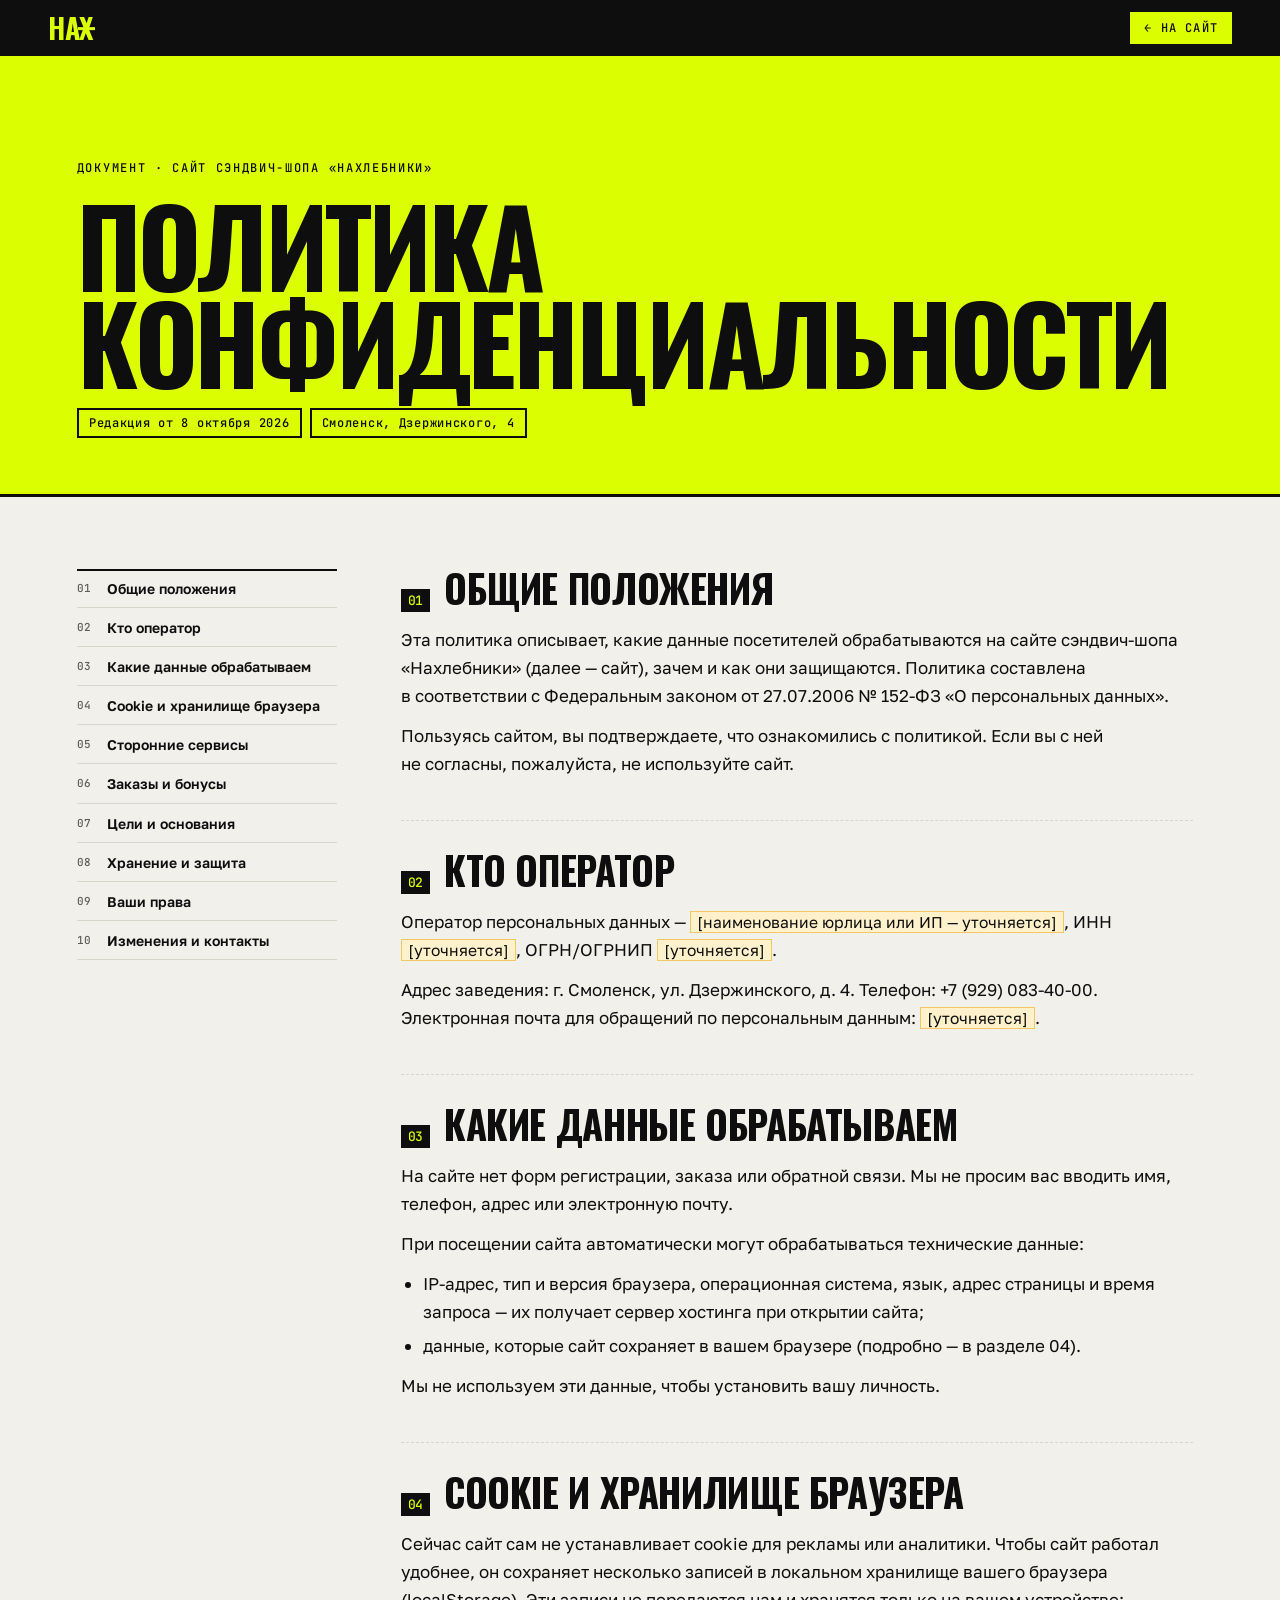
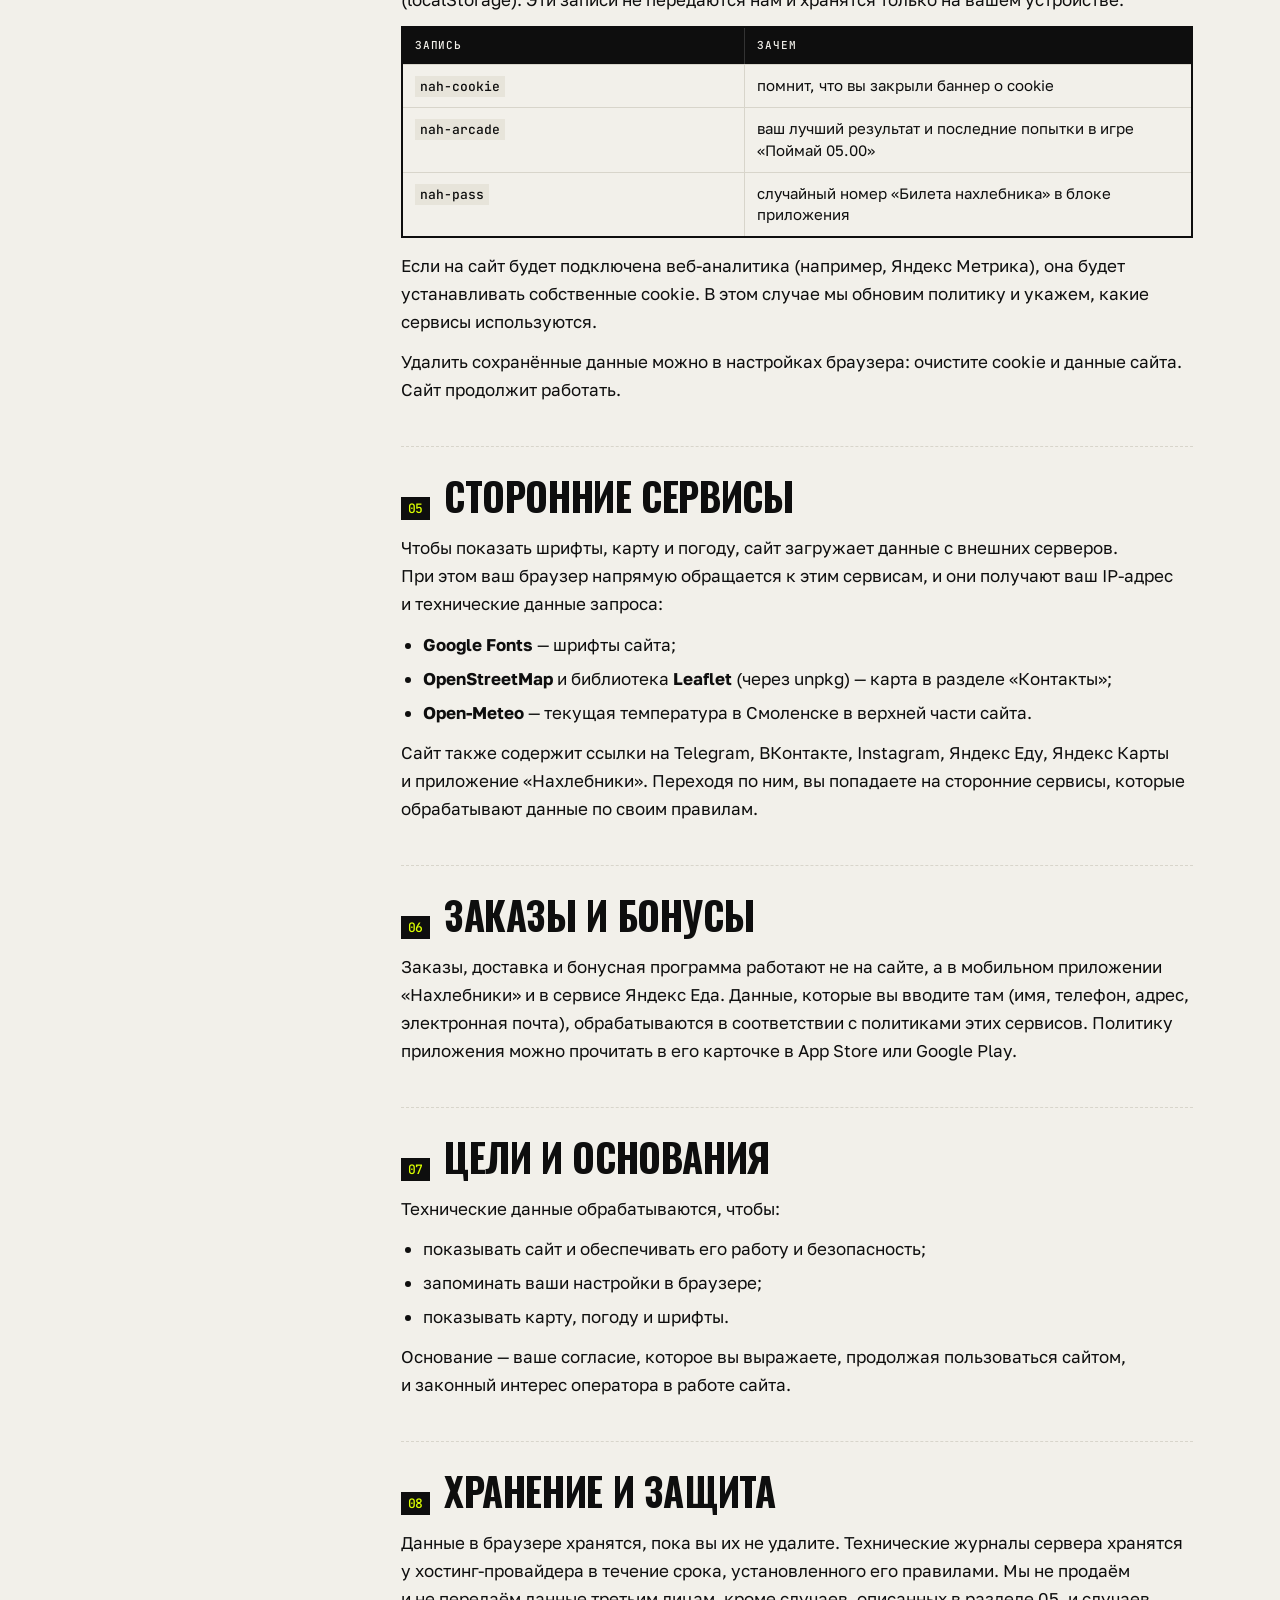
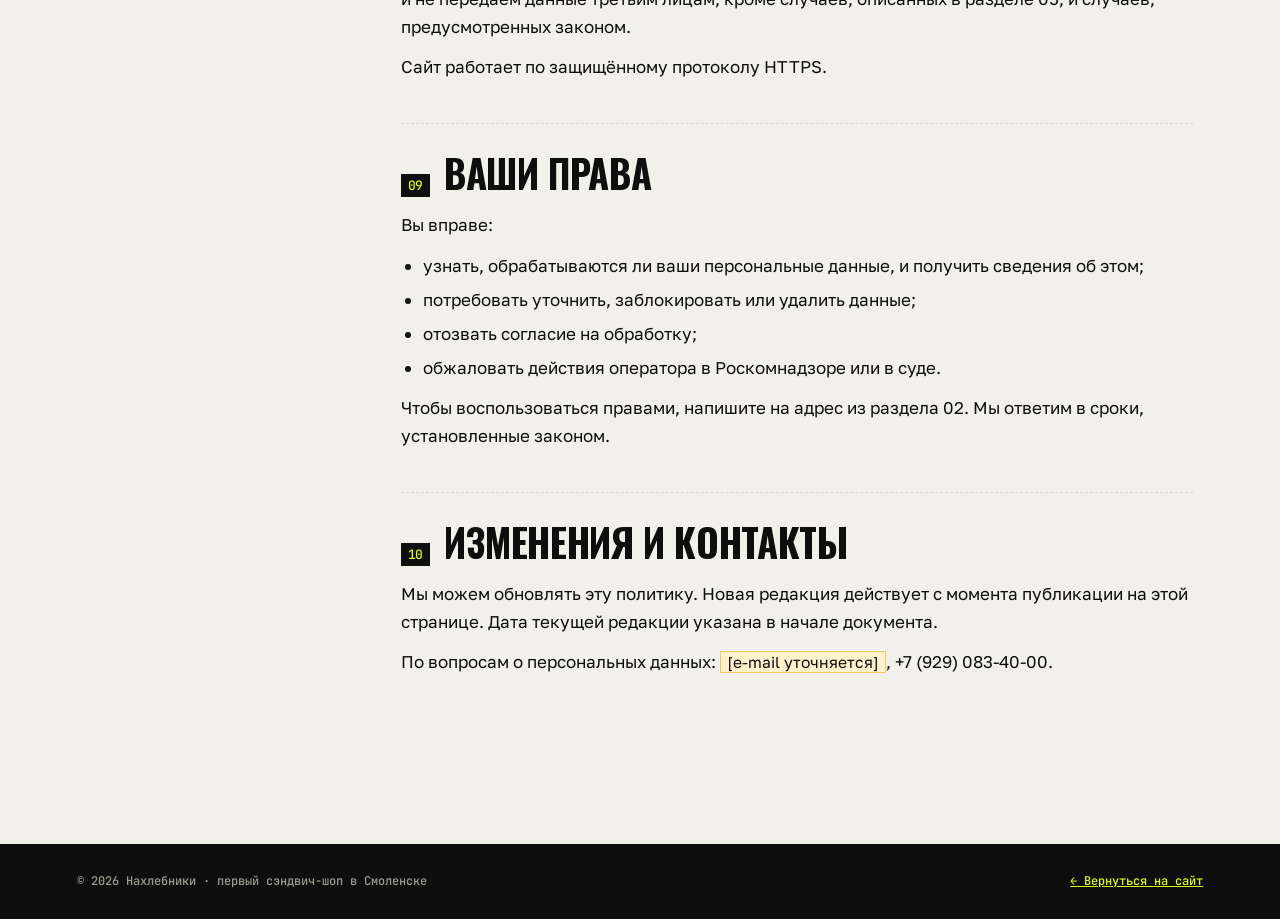
<file: privacy.html>
<!doctype html>
<html lang="ru">
<head>
<meta charset="utf-8">
<meta name="robots" content="noindex, nofollow">
<meta name="viewport" content="width=device-width, initial-scale=1">
<title>Политика конфиденциальности — Нахлебники</title>
<meta name="description" content="Политика конфиденциальности сайта сэндвич-шопа «Нахлебники», Смоленск.">
<meta property="og:type" content="website">
<meta property="og:title" content="Политика конфиденциальности — Нахлебники">
<meta property="og:image" content="https://kozhemyako.pro/nahlebniki/og.jpg">
<meta name="theme-color" content="#0E0E0E">
<link rel="icon" href="data:image/svg+xml,%3Csvg xmlns='http://www.w3.org/2000/svg' viewBox='0 0 64 64'%3E%3Crect width='64' height='64' fill='%23DBFF00'/%3E%3Cpath d='M18 14h8l6 13 6-13h8l-10 18 10 18h-8l-6-13-6 13h-8l10-18z M14 30h36v5H14z' fill='%230E0E0E'/%3E%3C/svg%3E">
<link rel="preload" href="assets/fonts/oswald-latin.woff2" as="font" type="font/woff2" crossorigin>
<link rel="preload" href="assets/fonts/oswald-cyrillic.woff2" as="font" type="font/woff2" crossorigin>
<link rel="preconnect" href="https://fonts.googleapis.com">
<link rel="preconnect" href="https://fonts.gstatic.com" crossorigin>
<link rel="stylesheet" href="https://fonts.googleapis.com/css2?family=Golos+Text:wght@400;500;600&family=JetBrains+Mono:wght@500&display=swap">
<style>
@font-face{font-family:"Oswald";font-style:normal;font-weight:200 700;font-display:swap;src:url("assets/fonts/oswald-cyrillic.woff2") format("woff2");unicode-range:U+0301,U+0400-045F,U+0490-0491,U+04B0-04B1,U+2116}
@font-face{font-family:"Oswald";font-style:normal;font-weight:200 700;font-display:swap;src:url("assets/fonts/oswald-latin.woff2") format("woff2");unicode-range:U+0000-00FF,U+0131,U+0152-0153,U+02BB-02BC,U+02C6,U+02DA,U+02DC,U+0304,U+0308,U+0329,U+2000-206F,U+20AC,U+2122,U+2191,U+2193,U+2212,U+2215,U+FEFF,U+FFFD}
:root{--lime:#DBFF00;--ink:#0E0E0E;--paper:#F2F0EA;--muted:#5e5e57;--line:#d8d5cb;--green:#4B9A00;
  --display:"Oswald","Arial Narrow",sans-serif;--body:"Golos Text","Helvetica Neue",Arial,sans-serif;--mono:"JetBrains Mono",ui-monospace,Menlo,monospace}
*{box-sizing:border-box}
html{scroll-behavior:smooth}
body{margin:0;background:var(--paper);color:var(--ink);font:400 17px/1.65 var(--body);-webkit-font-smoothing:antialiased}
a{color:inherit}
:focus-visible{outline:2px solid var(--green);outline-offset:3px}
.bar{position:sticky;top:0;z-index:5;background:var(--ink);color:var(--paper);display:flex;align-items:center;justify-content:space-between;gap:16px;padding:12px clamp(16px,4vw,48px)}
.logo{font:700 28px/1 var(--display);color:var(--lime);text-decoration:none;letter-spacing:-.01em}
.x{position:relative;display:inline-block}
.x::after{content:"";position:absolute;left:-12%;right:-12%;top:50%;height:.09em;background:currentColor;transform:translateY(-35%)}
.back{font:500 12px/1 var(--mono);letter-spacing:.1em;text-transform:uppercase;text-decoration:none;background:var(--lime);color:var(--ink);padding:10px 14px}
.back:hover{background:var(--paper)}
.head{background:var(--lime);padding:clamp(48px,8vw,96px) clamp(16px,6vw,96px) clamp(32px,5vw,56px);border-bottom:3px solid var(--ink)}
.kicker{font:500 12px/1 var(--mono);letter-spacing:.14em;text-transform:uppercase}
h1{margin:16px 0 18px;font:700 clamp(30px,8.4vw,120px)/.9 var(--display);text-transform:uppercase;letter-spacing:-.03em;text-wrap:balance}
.meta{display:flex;flex-wrap:wrap;gap:8px}
.meta span{font:500 12px/1 var(--mono);letter-spacing:.06em;border:2px solid var(--ink);padding:7px 10px}
.wrap{display:grid;grid-template-columns:260px minmax(0,1fr);gap:clamp(24px,5vw,72px);padding:clamp(40px,6vw,72px) clamp(16px,6vw,96px) 96px;max-width:1360px}
.toc{position:sticky;top:84px;align-self:start;display:grid;gap:2px;border-top:2px solid var(--ink)}
.toc a{font:600 14px/1.3 var(--body);text-decoration:none;padding:9px 0;border-bottom:1px solid var(--line);display:grid;grid-template-columns:30px 1fr}
.toc a i{font:500 11px/1.6 var(--mono);font-style:normal;color:var(--muted)}
.toc a:hover{color:var(--green)}
article{max-width:72ch}
section{padding-bottom:30px;margin-bottom:30px;border-bottom:1px dashed var(--line);scroll-margin-top:84px}
section:last-of-type{border-bottom:0}
h2{margin:0 0 14px;font:700 clamp(28px,3vw,40px)/1 var(--display);text-transform:uppercase;letter-spacing:-.01em;display:flex;gap:14px;align-items:baseline}
h2 i{font:500 13px/1 var(--mono);font-style:normal;background:var(--ink);color:var(--lime);padding:5px 7px}
p{margin:0 0 12px;text-wrap:pretty}
ul{margin:0 0 12px;padding-left:22px}
li{margin-bottom:6px;text-wrap:pretty}
.todo{background:#FFF1CC;border:1px solid #F0C964;padding:1px 6px;font-size:.92em;box-decoration-break:clone;-webkit-box-decoration-break:clone}
.table{display:grid;border:2px solid var(--ink);margin:6px 0 14px}
.row{display:grid;grid-template-columns:minmax(0,1fr) minmax(0,1.3fr);border-top:1px solid var(--line)}
.row:first-child{border-top:0;background:var(--ink);color:var(--paper);font:500 11px/1.4 var(--mono);letter-spacing:.08em;text-transform:uppercase}
.row>div{padding:10px 12px;font-size:15px;line-height:1.45}
.row>div:first-child{border-right:1px solid var(--line);font-weight:600}
.row:first-child>div{font-weight:500;font-size:11px;border-color:#333}
code{font:500 13px/1 var(--mono);background:#e7e4da;padding:2px 5px}
.foot{background:var(--ink);color:#9b9b92;padding:28px clamp(16px,6vw,96px);font:500 12px/1.6 var(--mono);display:flex;flex-wrap:wrap;gap:12px;justify-content:space-between}
.foot a{color:var(--lime)}
@media (max-width:860px){
  .wrap{grid-template-columns:minmax(0,1fr)}
  .toc{position:static}
  .row{grid-template-columns:minmax(0,1fr)}
  .row>div:first-child{border-right:0;padding-bottom:0}
  .row:first-child{display:none}
  body{font-size:16px}
}
</style>
</head>
<body>

<header class="bar">
  <a class="logo" href="./" aria-label="Нахлебники — на главную">НА<span class="x">Х</span></a>
  <a class="back" href="./">← На сайт</a>
</header>

<div class="head">
  <span class="kicker">документ · сайт сэндвич-шопа «Нахлебники»</span>
  <h1>Политика конфиденциальности</h1>
  <div class="meta"><span>Редакция от 8 октября 2026</span><span>Смоленск, Дзержинского, 4</span></div>
</div>

<div class="wrap">
  <nav class="toc" aria-label="Содержание">
    <a href="#s1"><i>01</i>Общие положения</a>
    <a href="#s2"><i>02</i>Кто оператор</a>
    <a href="#s3"><i>03</i>Какие данные обрабатываем</a>
    <a href="#s4"><i>04</i>Cookie и хранилище браузера</a>
    <a href="#s5"><i>05</i>Сторонние сервисы</a>
    <a href="#s6"><i>06</i>Заказы и бонусы</a>
    <a href="#s7"><i>07</i>Цели и основания</a>
    <a href="#s8"><i>08</i>Хранение и защита</a>
    <a href="#s9"><i>09</i>Ваши права</a>
    <a href="#s10"><i>10</i>Изменения и контакты</a>
  </nav>

  <article>
    <section id="s1">
      <h2><i>01</i>Общие положения</h2>
      <p>Эта политика описывает, какие данные посетителей обрабатываются на сайте сэндвич-шопа «Нахлебники» (далее — сайт), зачем и как они защищаются. Политика составлена в соответствии с Федеральным законом от 27.07.2006 № 152-ФЗ «О персональных данных».</p>
      <p>Пользуясь сайтом, вы подтверждаете, что ознакомились с политикой. Если вы с ней не согласны, пожалуйста, не используйте сайт.</p>
    </section>

    <section id="s2">
      <h2><i>02</i>Кто оператор</h2>
      <p>Оператор персональных данных — <span class="todo">[наименование юрлица или ИП — уточняется]</span>, ИНН <span class="todo">[уточняется]</span>, ОГРН/ОГРНИП <span class="todo">[уточняется]</span>.</p>
      <p>Адрес заведения: г. Смоленск, ул. Дзержинского, д. 4. Телефон: +7 (929) 083-40-00. Электронная почта для обращений по персональным данным: <span class="todo">[уточняется]</span>.</p>
    </section>

    <section id="s3">
      <h2><i>03</i>Какие данные обрабатываем</h2>
      <p>На сайте нет форм регистрации, заказа или обратной связи. Мы не просим вас вводить имя, телефон, адрес или электронную почту.</p>
      <p>При посещении сайта автоматически могут обрабатываться технические данные:</p>
      <ul>
        <li>IP-адрес, тип и версия браузера, операционная система, язык, адрес страницы и время запроса — их получает сервер хостинга при открытии сайта;</li>
        <li>данные, которые сайт сохраняет в вашем браузере (подробно — в разделе 04).</li>
      </ul>
      <p>Мы не используем эти данные, чтобы установить вашу личность.</p>
    </section>

    <section id="s4">
      <h2><i>04</i>Cookie и хранилище браузера</h2>
      <p>Сейчас сайт сам не устанавливает cookie для рекламы или аналитики. Чтобы сайт работал удобнее, он сохраняет несколько записей в локальном хранилище вашего браузера (localStorage). Эти записи не передаются нам и хранятся только на вашем устройстве:</p>
      <div class="table" role="table" aria-label="Что сайт хранит в браузере">
        <div class="row" role="row"><div role="columnheader">Запись</div><div role="columnheader">Зачем</div></div>
        <div class="row" role="row"><div role="cell"><code>nah-cookie</code></div><div role="cell">помнит, что вы закрыли баннер о cookie</div></div>
        <div class="row" role="row"><div role="cell"><code>nah-arcade</code></div><div role="cell">ваш лучший результат и последние попытки в игре «Поймай 05.00»</div></div>
        <div class="row" role="row"><div role="cell"><code>nah-pass</code></div><div role="cell">случайный номер «Билета нахлебника» в блоке приложения</div></div>
      </div>
      <p>Если на сайт будет подключена веб-аналитика (например, Яндекс Метрика), она будет устанавливать собственные cookie. В этом случае мы обновим политику и укажем, какие сервисы используются.</p>
      <p>Удалить сохранённые данные можно в настройках браузера: очистите cookie и данные сайта. Сайт продолжит работать.</p>
    </section>

    <section id="s5">
      <h2><i>05</i>Сторонние сервисы</h2>
      <p>Чтобы показать шрифты, карту и погоду, сайт загружает данные с внешних серверов. При этом ваш браузер напрямую обращается к этим сервисам, и они получают ваш IP-адрес и технические данные запроса:</p>
      <ul>
        <li><b>Google Fonts</b> — шрифты сайта;</li>
        <li><b>OpenStreetMap</b> и библиотека <b>Leaflet</b> (через unpkg) — карта в разделе «Контакты»;</li>
        <li><b>Open-Meteo</b> — текущая температура в Смоленске в верхней части сайта.</li>
      </ul>
      <p>Сайт также содержит ссылки на Telegram, ВКонтакте, Instagram, Яндекс Еду, Яндекс Карты и приложение «Нахлебники». Переходя по ним, вы попадаете на сторонние сервисы, которые обрабатывают данные по своим правилам.</p>
    </section>

    <section id="s6">
      <h2><i>06</i>Заказы и бонусы</h2>
      <p>Заказы, доставка и бонусная программа работают не на сайте, а в мобильном приложении «Нахлебники» и в сервисе Яндекс Еда. Данные, которые вы вводите там (имя, телефон, адрес, электронная почта), обрабатываются в соответствии с политиками этих сервисов. Политику приложения можно прочитать в его карточке в App Store или Google Play.</p>
    </section>

    <section id="s7">
      <h2><i>07</i>Цели и основания</h2>
      <p>Технические данные обрабатываются, чтобы:</p>
      <ul>
        <li>показывать сайт и обеспечивать его работу и безопасность;</li>
        <li>запоминать ваши настройки в браузере;</li>
        <li>показывать карту, погоду и шрифты.</li>
      </ul>
      <p>Основание — ваше согласие, которое вы выражаете, продолжая пользоваться сайтом, и законный интерес оператора в работе сайта.</p>
    </section>

    <section id="s8">
      <h2><i>08</i>Хранение и защита</h2>
      <p>Данные в браузере хранятся, пока вы их не удалите. Технические журналы сервера хранятся у хостинг-провайдера в течение срока, установленного его правилами. Мы не продаём и не передаём данные третьим лицам, кроме случаев, описанных в разделе 05, и случаев, предусмотренных законом.</p>
      <p>Сайт работает по защищённому протоколу HTTPS.</p>
    </section>

    <section id="s9">
      <h2><i>09</i>Ваши права</h2>
      <p>Вы вправе:</p>
      <ul>
        <li>узнать, обрабатываются ли ваши персональные данные, и получить сведения об этом;</li>
        <li>потребовать уточнить, заблокировать или удалить данные;</li>
        <li>отозвать согласие на обработку;</li>
        <li>обжаловать действия оператора в Роскомнадзоре или в суде.</li>
      </ul>
      <p>Чтобы воспользоваться правами, напишите на адрес из раздела 02. Мы ответим в сроки, установленные законом.</p>
    </section>

    <section id="s10">
      <h2><i>10</i>Изменения и контакты</h2>
      <p>Мы можем обновлять эту политику. Новая редакция действует с момента публикации на этой странице. Дата текущей редакции указана в начале документа.</p>
      <p>По вопросам о персональных данных: <span class="todo">[e-mail уточняется]</span>, +7 (929) 083-40-00.</p>
    </section>
  </article>
</div>

<footer class="foot">
  <span>© 2026 Нахлебники · первый сэндвич-шоп в Смоленске</span>
  <a href="./">← Вернуться на сайт</a>
</footer>

</body>
</html>
</file>
